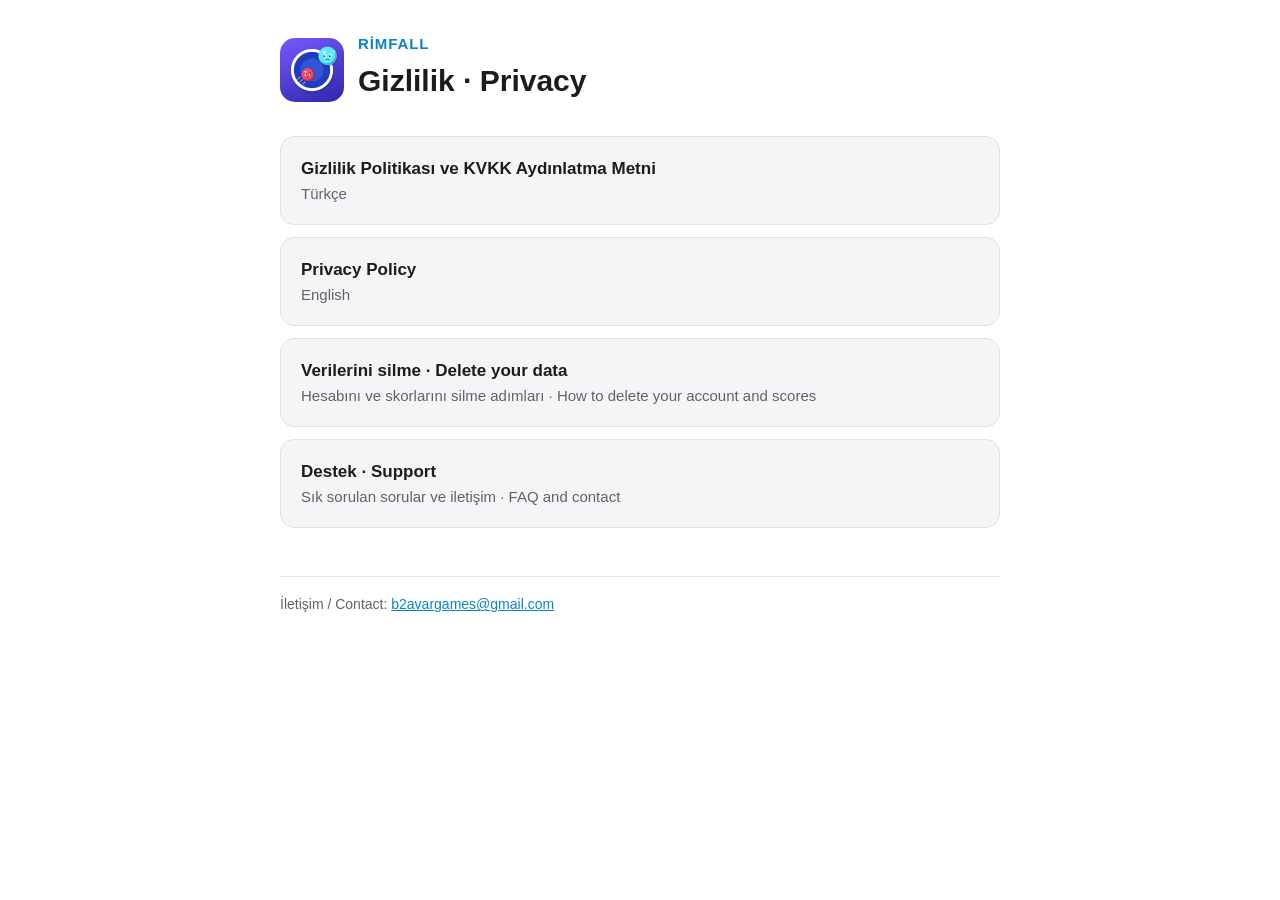
<file: index.html>
<!DOCTYPE html>
<html lang="tr">
<head>
<meta charset="utf-8">
<meta name="viewport" content="width=device-width, initial-scale=1">
<title>Rimfall – Gizlilik ve Destek / Privacy and Support</title>
<link rel="icon" href="icon.png">
<link rel="stylesheet" href="style.css">
</head>
<body>
<main>
<header class="hero">
  <img src="icon.png" alt="">
  <div>
    <div class="brand">Rimfall</div>
    <h1>Gizlilik · Privacy</h1>
  </div>
</header>
<a class="choice" href="tr.html">Gizlilik Politikası ve KVKK Aydınlatma Metni<span>Türkçe</span></a>
<a class="choice" href="en.html">Privacy Policy<span>English</span></a>
<a class="choice" href="delete.html">Verilerini silme · Delete your data<span>Hesabını ve skorlarını silme adımları · How to delete your account and scores</span></a>
<a class="choice" href="support.html">Destek · Support<span>Sık sorulan sorular ve iletişim · FAQ and contact</span></a>
<footer>İletişim / Contact: <a href="mailto:b2avargames@gmail.com">b2avargames@gmail.com</a></footer>
</main>
</body>
</html>
</file>
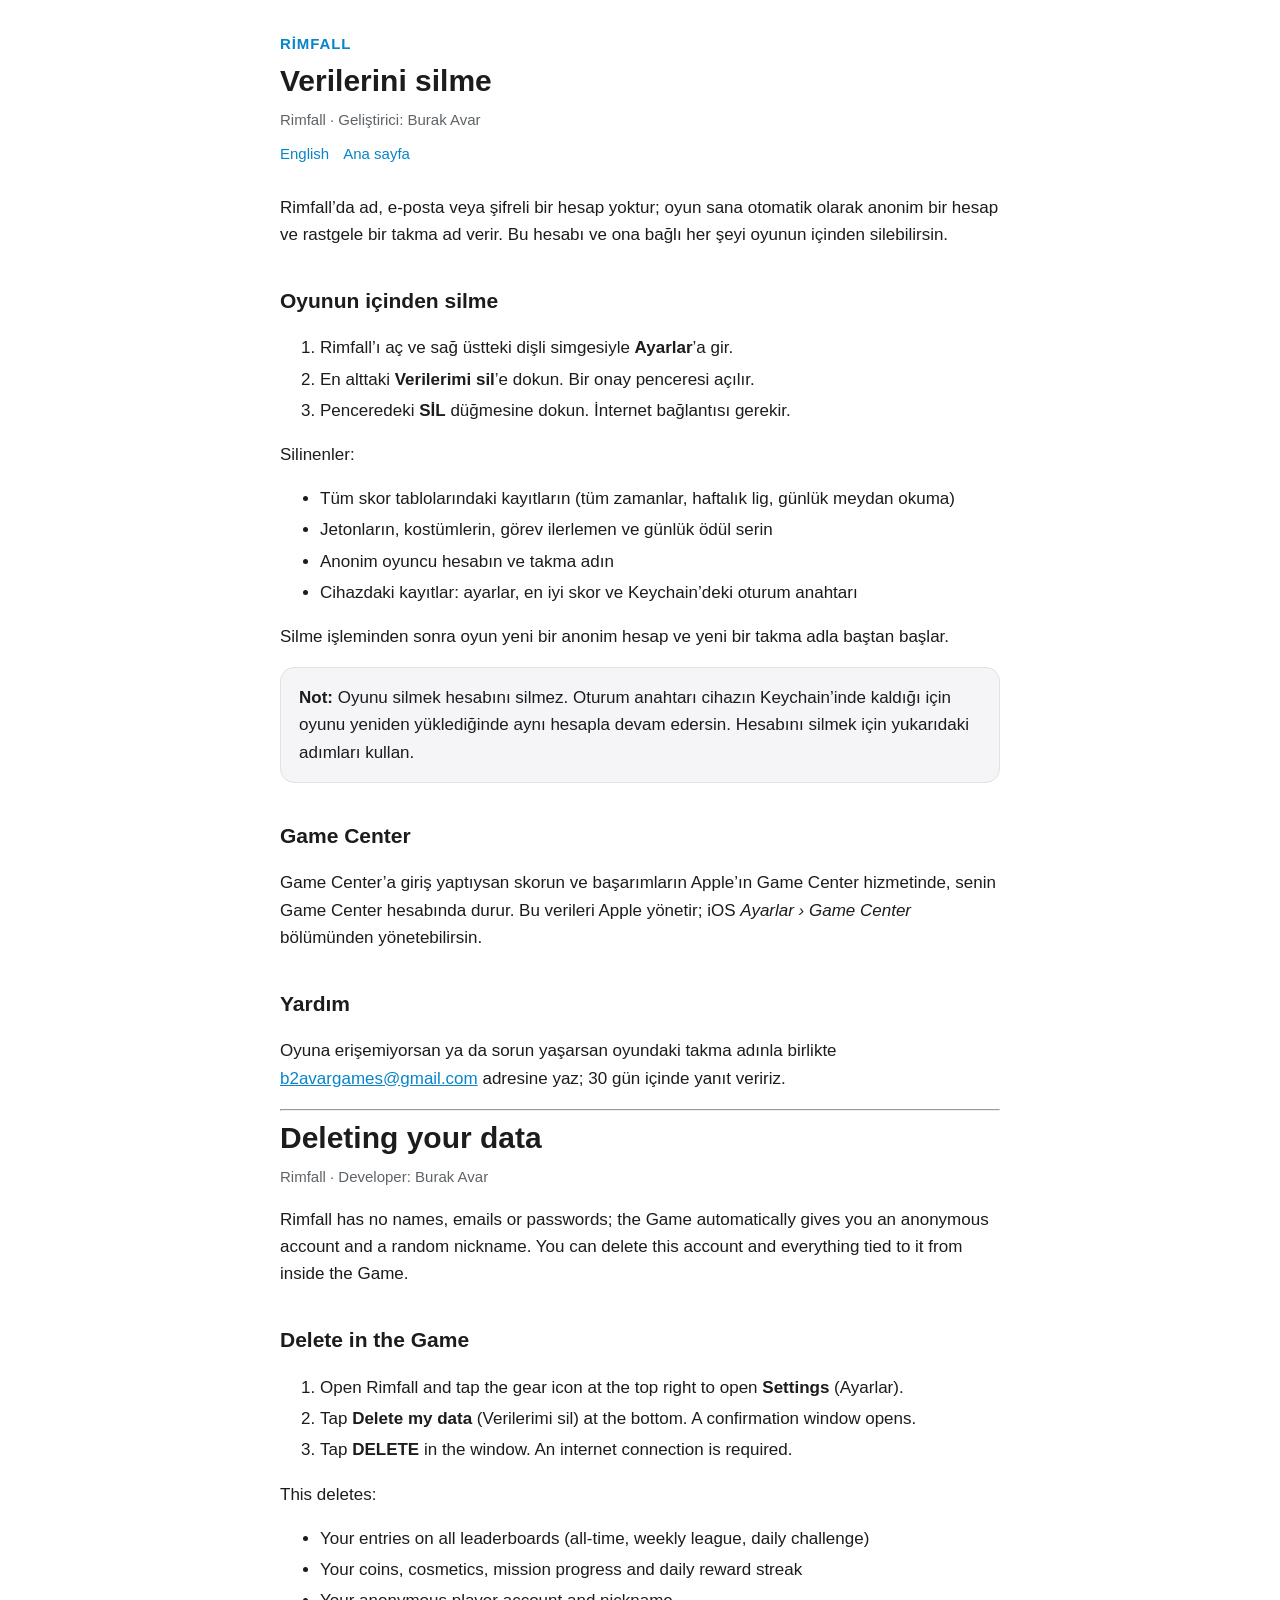
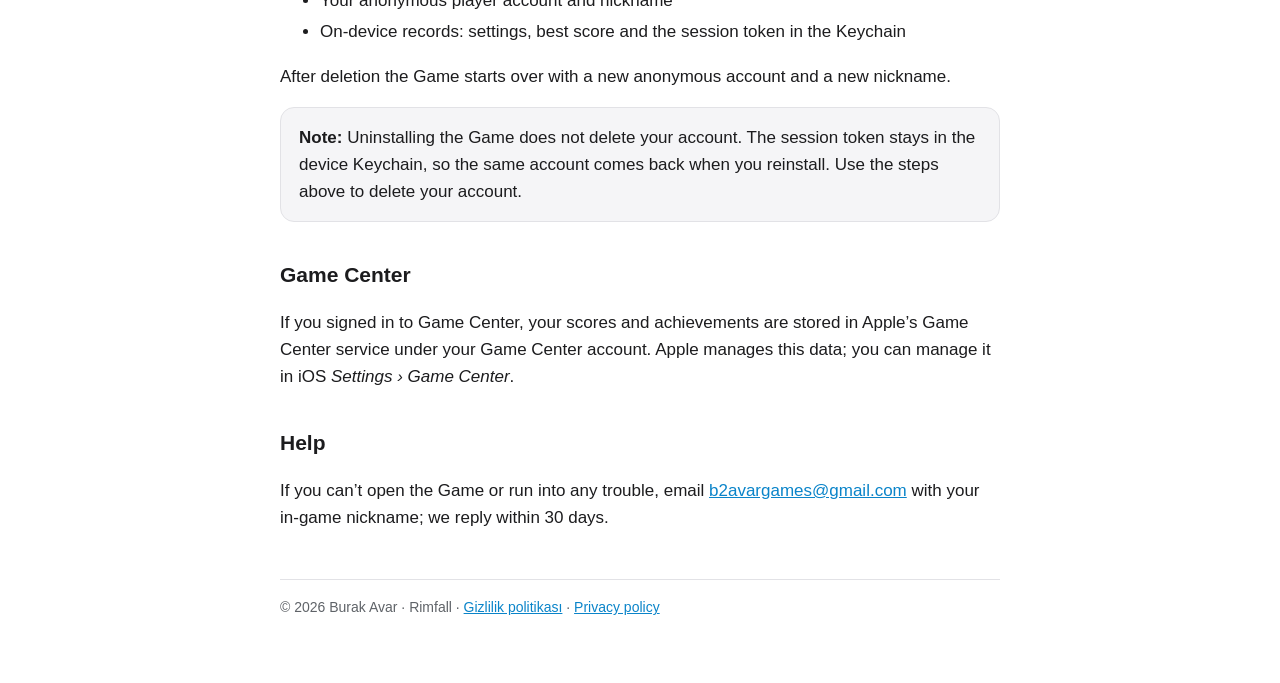
<file: delete.html>
<!DOCTYPE html>
<html lang="tr">
<head>
<meta charset="utf-8">
<meta name="viewport" content="width=device-width, initial-scale=1">
<title>Rimfall – Veri silme / Data deletion</title>
<link rel="icon" href="icon.png">
<link rel="stylesheet" href="style.css">
</head>
<body>
<main>
<header>
  <div class="brand">Rimfall</div>
  <h1>Verilerini silme</h1>
  <div class="meta">Rimfall · Geliştirici: Burak Avar</div>
  <div class="lang"><a href="#en">English</a><a href="index.html">Ana sayfa</a></div>
</header>

<p>Rimfall’da ad, e-posta veya şifreli bir hesap yoktur; oyun sana otomatik olarak anonim bir hesap ve rastgele bir takma ad verir. Bu hesabı ve ona bağlı her şeyi oyunun içinden silebilirsin.</p>

<h2>Oyunun içinden silme</h2>
<ol>
  <li>Rimfall’ı aç ve sağ üstteki dişli simgesiyle <strong>Ayarlar</strong>’a gir.</li>
  <li>En alttaki <strong>Verilerimi sil</strong>’e dokun. Bir onay penceresi açılır.</li>
  <li>Penceredeki <strong>SİL</strong> düğmesine dokun. İnternet bağlantısı gerekir.</li>
</ol>
<p>Silinenler:</p>
<ul>
  <li>Tüm skor tablolarındaki kayıtların (tüm zamanlar, haftalık lig, günlük meydan okuma)</li>
  <li>Jetonların, kostümlerin, görev ilerlemen ve günlük ödül serin</li>
  <li>Anonim oyuncu hesabın ve takma adın</li>
  <li>Cihazdaki kayıtlar: ayarlar, en iyi skor ve Keychain’deki oturum anahtarı</li>
</ul>
<p>Silme işleminden sonra oyun yeni bir anonim hesap ve yeni bir takma adla baştan başlar.</p>

<div class="card"><strong>Not:</strong> Oyunu silmek hesabını silmez. Oturum anahtarı cihazın Keychain’inde kaldığı için oyunu yeniden yüklediğinde aynı hesapla devam edersin. Hesabını silmek için yukarıdaki adımları kullan.</div>

<h2>Game Center</h2>
<p>Game Center’a giriş yaptıysan skorun ve başarımların Apple’ın Game Center hizmetinde, senin Game Center hesabında durur. Bu verileri Apple yönetir; iOS <em>Ayarlar › Game Center</em> bölümünden yönetebilirsin.</p>

<h2>Yardım</h2>
<p>Oyuna erişemiyorsan ya da sorun yaşarsan oyundaki takma adınla birlikte <a href="mailto:b2avargames@gmail.com?subject=Rimfall%20veri%20silme">b2avargames@gmail.com</a> adresine yaz; 30 gün içinde yanıt veririz.</p>

<hr id="en">

<h1>Deleting your data</h1>
<div class="meta">Rimfall · Developer: Burak Avar</div>

<p>Rimfall has no names, emails or passwords; the Game automatically gives you an anonymous account and a random nickname. You can delete this account and everything tied to it from inside the Game.</p>

<h2>Delete in the Game</h2>
<ol>
  <li>Open Rimfall and tap the gear icon at the top right to open <strong>Settings</strong> (Ayarlar).</li>
  <li>Tap <strong>Delete my data</strong> (Verilerimi sil) at the bottom. A confirmation window opens.</li>
  <li>Tap <strong>DELETE</strong> in the window. An internet connection is required.</li>
</ol>
<p>This deletes:</p>
<ul>
  <li>Your entries on all leaderboards (all-time, weekly league, daily challenge)</li>
  <li>Your coins, cosmetics, mission progress and daily reward streak</li>
  <li>Your anonymous player account and nickname</li>
  <li>On-device records: settings, best score and the session token in the Keychain</li>
</ul>
<p>After deletion the Game starts over with a new anonymous account and a new nickname.</p>

<div class="card"><strong>Note:</strong> Uninstalling the Game does not delete your account. The session token stays in the device Keychain, so the same account comes back when you reinstall. Use the steps above to delete your account.</div>

<h2>Game Center</h2>
<p>If you signed in to Game Center, your scores and achievements are stored in Apple’s Game Center service under your Game Center account. Apple manages this data; you can manage it in iOS <em>Settings › Game Center</em>.</p>

<h2>Help</h2>
<p>If you can’t open the Game or run into any trouble, email <a href="mailto:b2avargames@gmail.com?subject=Rimfall%20data%20deletion">b2avargames@gmail.com</a> with your in-game nickname; we reply within 30 days.</p>

<footer>© 2026 Burak Avar · Rimfall · <a href="tr.html">Gizlilik politikası</a> · <a href="en.html">Privacy policy</a></footer>
</main>
</body>
</html>
</file>
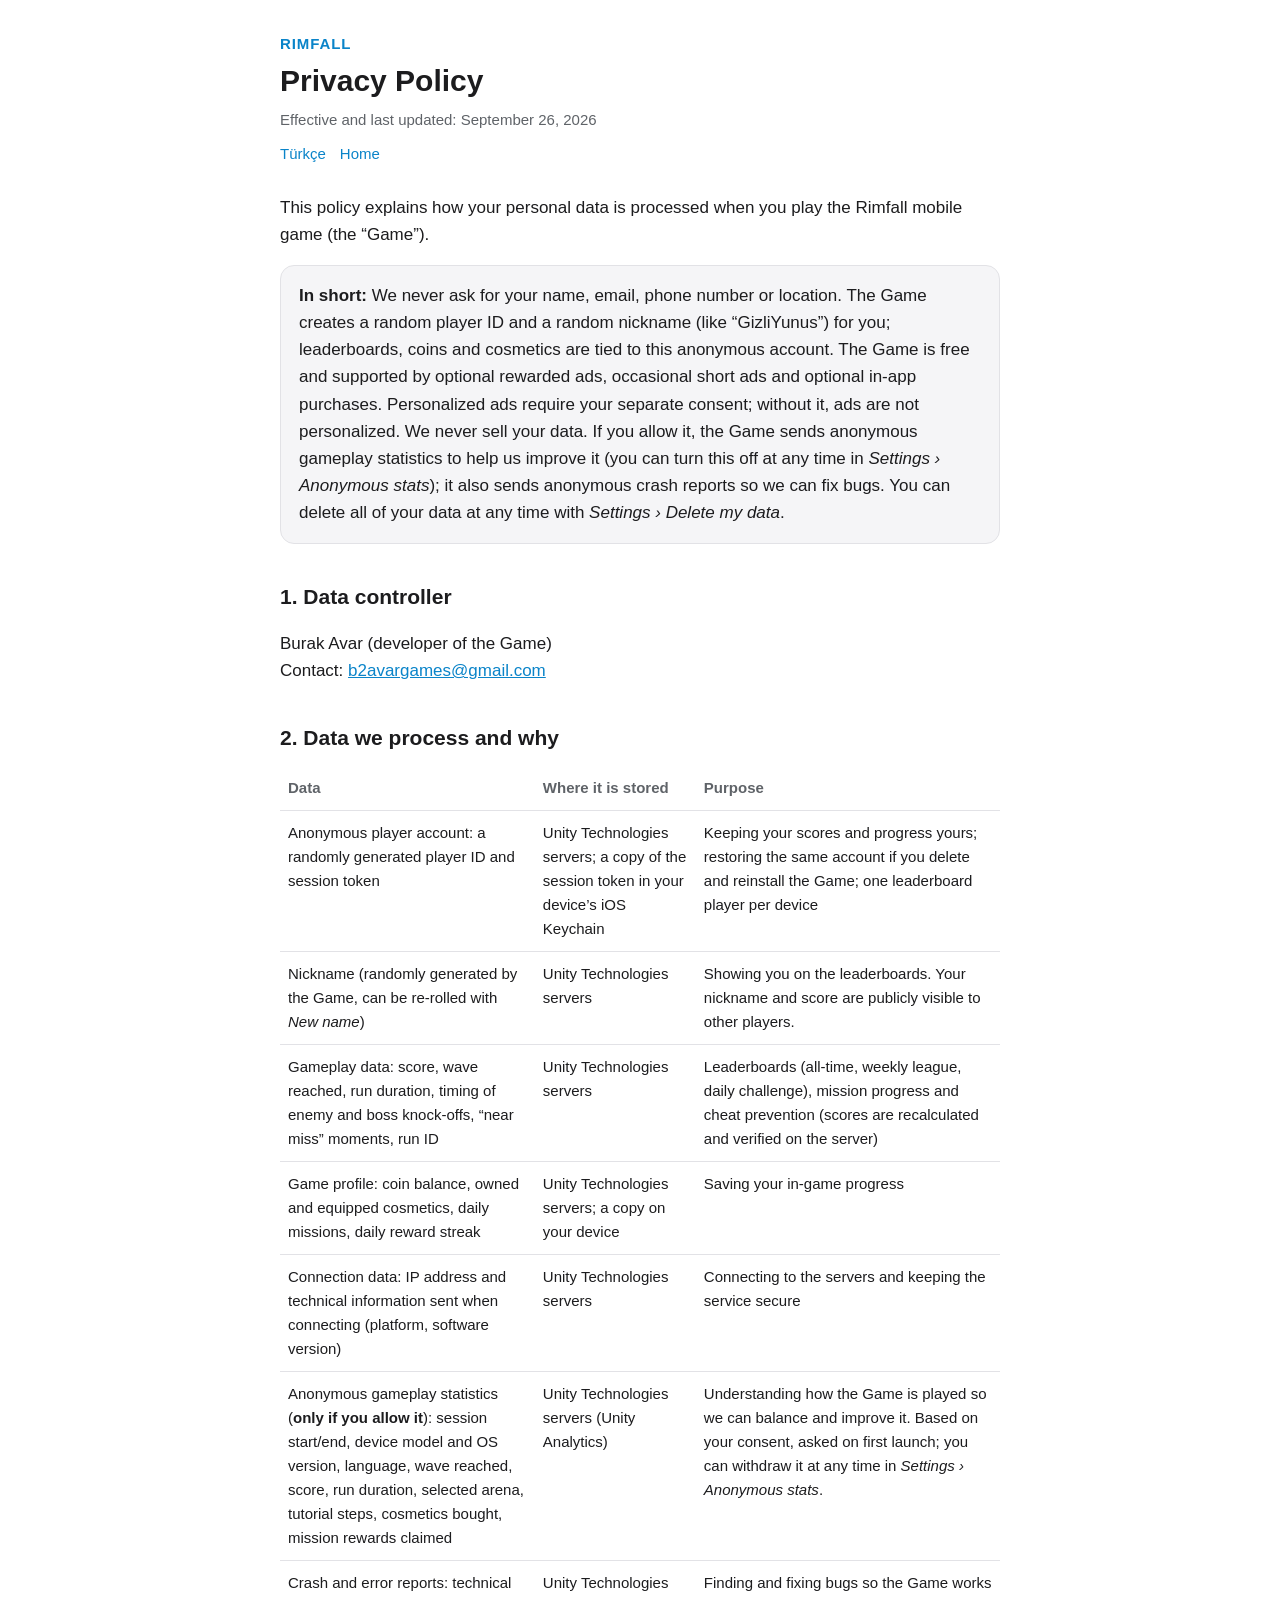
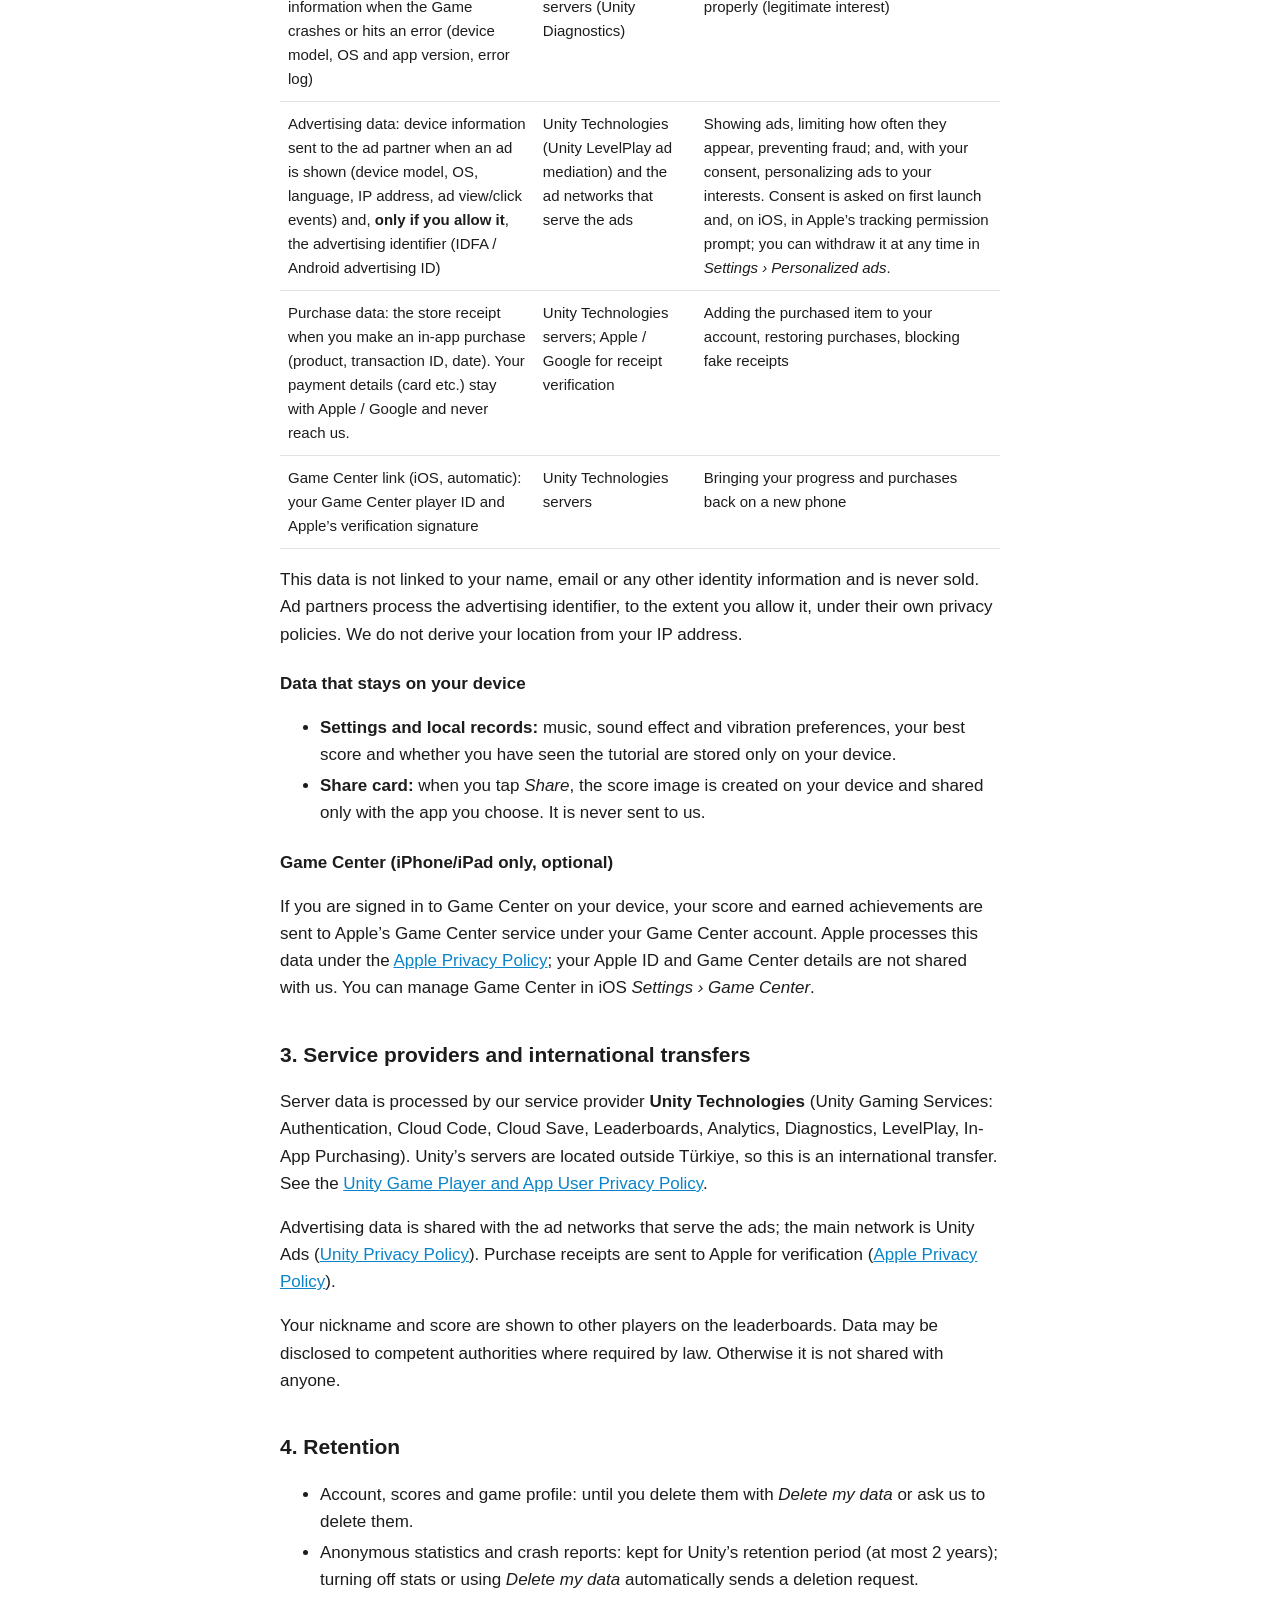
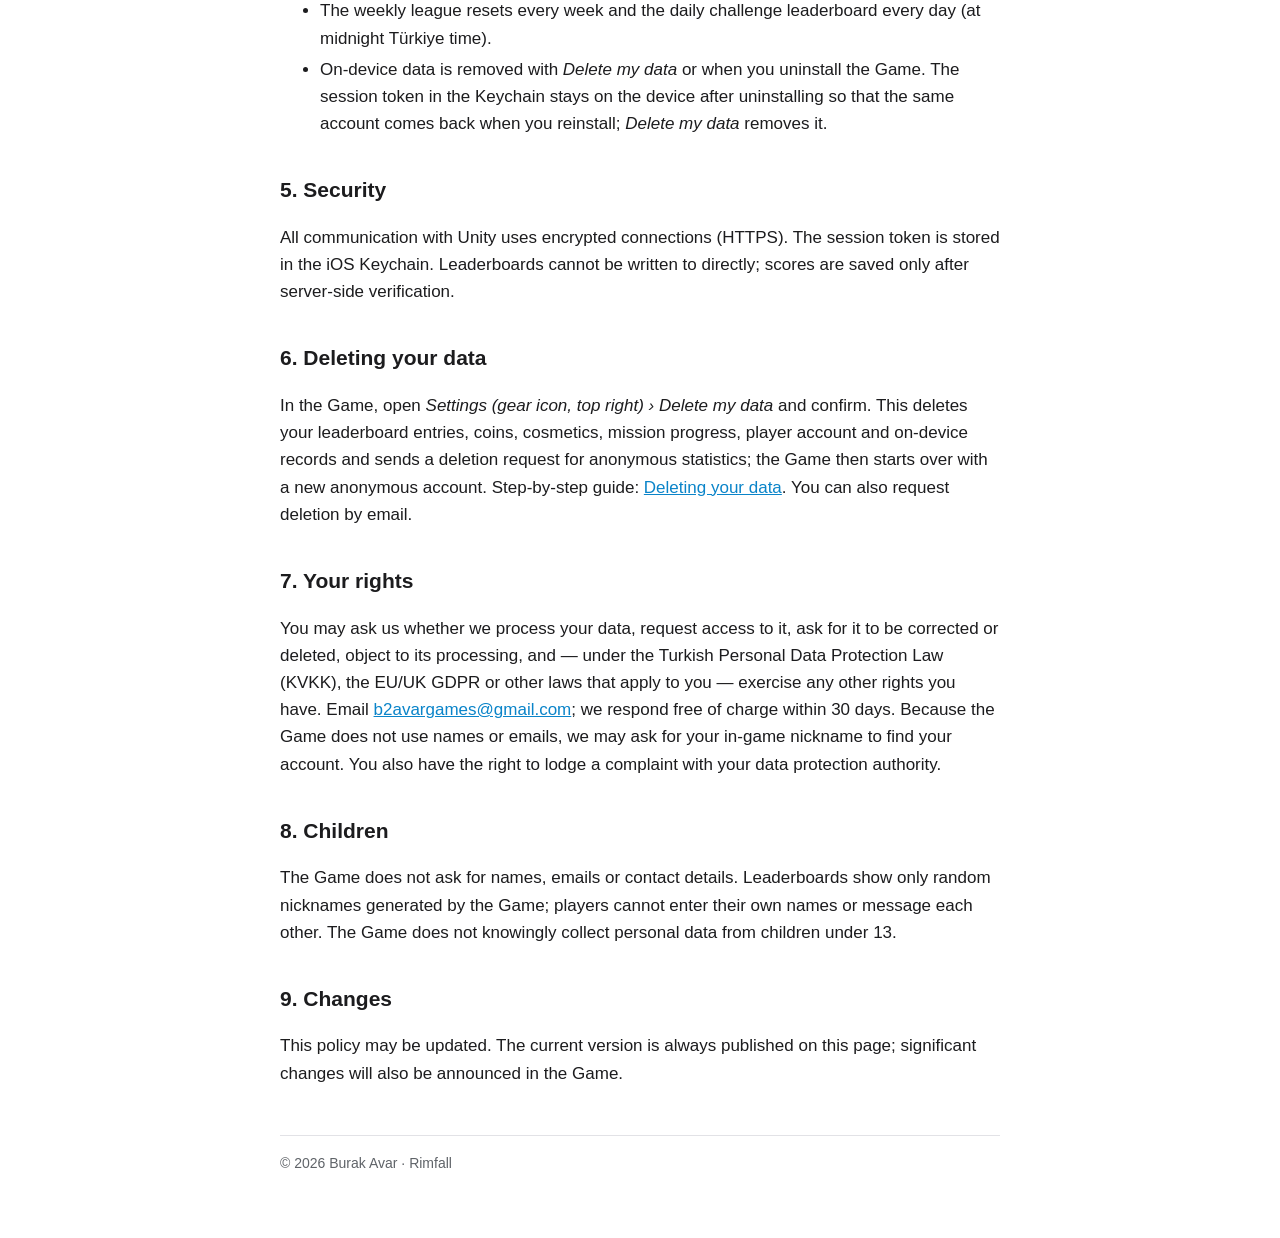
<file: en.html>
<!DOCTYPE html>
<html lang="en">
<head>
<meta charset="utf-8">
<meta name="viewport" content="width=device-width, initial-scale=1">
<title>Rimfall – Privacy Policy</title>
<link rel="icon" href="icon.png">
<link rel="stylesheet" href="style.css">
</head>
<body>
<main>
<header>
  <div class="brand">Rimfall</div>
  <h1>Privacy Policy</h1>
  <div class="meta">Effective and last updated: September 26, 2026</div>
  <div class="lang"><a href="tr.html">Türkçe</a><a href="index.html">Home</a></div>
</header>

<p>This policy explains how your personal data is processed when you play the Rimfall mobile game (the “Game”).</p>

<div class="card">
  <strong>In short:</strong> We never ask for your name, email, phone number or location. The Game creates a random player ID and a random nickname (like “GizliYunus”) for you; leaderboards, coins and cosmetics are tied to this anonymous account. The Game is free and supported by optional rewarded ads, occasional short ads and optional in-app purchases. Personalized ads require your separate consent; without it, ads are not personalized. We never sell your data. If you allow it, the Game sends anonymous gameplay statistics to help us improve it (you can turn this off at any time in <em>Settings › Anonymous stats</em>); it also sends anonymous crash reports so we can fix bugs. You can delete all of your data at any time with <em>Settings › Delete my data</em>.
</div>

<h2>1. Data controller</h2>
<p>Burak Avar (developer of the Game)<br>
Contact: <a href="mailto:b2avargames@gmail.com">b2avargames@gmail.com</a></p>

<h2>2. Data we process and why</h2>
<table>
  <tr><th>Data</th><th>Where it is stored</th><th>Purpose</th></tr>
  <tr>
    <td>Anonymous player account: a randomly generated player ID and session token</td>
    <td>Unity Technologies servers; a copy of the session token in your device’s iOS Keychain</td>
    <td>Keeping your scores and progress yours; restoring the same account if you delete and reinstall the Game; one leaderboard player per device</td>
  </tr>
  <tr>
    <td>Nickname (randomly generated by the Game, can be re-rolled with <em>New name</em>)</td>
    <td>Unity Technologies servers</td>
    <td>Showing you on the leaderboards. Your nickname and score are publicly visible to other players.</td>
  </tr>
  <tr>
    <td>Gameplay data: score, wave reached, run duration, timing of enemy and boss knock-offs, “near miss” moments, run ID</td>
    <td>Unity Technologies servers</td>
    <td>Leaderboards (all-time, weekly league, daily challenge), mission progress and cheat prevention (scores are recalculated and verified on the server)</td>
  </tr>
  <tr>
    <td>Game profile: coin balance, owned and equipped cosmetics, daily missions, daily reward streak</td>
    <td>Unity Technologies servers; a copy on your device</td>
    <td>Saving your in-game progress</td>
  </tr>
  <tr>
    <td>Connection data: IP address and technical information sent when connecting (platform, software version)</td>
    <td>Unity Technologies servers</td>
    <td>Connecting to the servers and keeping the service secure</td>
  </tr>
  <tr>
    <td>Anonymous gameplay statistics (<strong>only if you allow it</strong>): session start/end, device model and OS version, language, wave reached, score, run duration, selected arena, tutorial steps, cosmetics bought, mission rewards claimed</td>
    <td>Unity Technologies servers (Unity Analytics)</td>
    <td>Understanding how the Game is played so we can balance and improve it. Based on your consent, asked on first launch; you can withdraw it at any time in <em>Settings › Anonymous stats</em>.</td>
  </tr>
  <tr>
    <td>Crash and error reports: technical information when the Game crashes or hits an error (device model, OS and app version, error log)</td>
    <td>Unity Technologies servers (Unity Diagnostics)</td>
    <td>Finding and fixing bugs so the Game works properly (legitimate interest)</td>
  </tr>
  <tr>
    <td>Advertising data: device information sent to the ad partner when an ad is shown (device model, OS, language, IP address, ad view/click events) and, <strong>only if you allow it</strong>, the advertising identifier (IDFA / Android advertising ID)</td>
    <td>Unity Technologies (Unity LevelPlay ad mediation) and the ad networks that serve the ads</td>
    <td>Showing ads, limiting how often they appear, preventing fraud; and, with your consent, personalizing ads to your interests. Consent is asked on first launch and, on iOS, in Apple’s tracking permission prompt; you can withdraw it at any time in <em>Settings › Personalized ads</em>.</td>
  </tr>
  <tr>
    <td>Purchase data: the store receipt when you make an in-app purchase (product, transaction ID, date). Your payment details (card etc.) stay with Apple / Google and never reach us.</td>
    <td>Unity Technologies servers; Apple / Google for receipt verification</td>
    <td>Adding the purchased item to your account, restoring purchases, blocking fake receipts</td>
  </tr>
  <tr>
    <td>Game Center link (iOS, automatic): your Game Center player ID and Apple’s verification signature</td>
    <td>Unity Technologies servers</td>
    <td>Bringing your progress and purchases back on a new phone</td>
  </tr>
</table>
<p>This data is not linked to your name, email or any other identity information and is never sold. Ad partners process the advertising identifier, to the extent you allow it, under their own privacy policies. We do not derive your location from your IP address.</p>

<h3>Data that stays on your device</h3>
<ul>
  <li><strong>Settings and local records:</strong> music, sound effect and vibration preferences, your best score and whether you have seen the tutorial are stored only on your device.</li>
  <li><strong>Share card:</strong> when you tap <em>Share</em>, the score image is created on your device and shared only with the app you choose. It is never sent to us.</li>
</ul>

<h3>Game Center (iPhone/iPad only, optional)</h3>
<p>If you are signed in to Game Center on your device, your score and earned achievements are sent to Apple’s Game Center service under your Game Center account. Apple processes this data under the <a href="https://www.apple.com/legal/privacy/">Apple Privacy Policy</a>; your Apple ID and Game Center details are not shared with us. You can manage Game Center in iOS <em>Settings › Game Center</em>.</p>

<h2>3. Service providers and international transfers</h2>
<p>Server data is processed by our service provider <strong>Unity Technologies</strong> (Unity Gaming Services: Authentication, Cloud Code, Cloud Save, Leaderboards, Analytics, Diagnostics, LevelPlay, In-App Purchasing). Unity’s servers are located outside Türkiye, so this is an international transfer. See the <a href="https://unity.com/legal/game-player-and-app-user-privacy-policy">Unity Game Player and App User Privacy Policy</a>.</p>
<p>Advertising data is shared with the ad networks that serve the ads; the main network is Unity Ads (<a href="https://unity.com/legal/privacy-policy">Unity Privacy Policy</a>). Purchase receipts are sent to Apple for verification (<a href="https://www.apple.com/legal/privacy/">Apple Privacy Policy</a>).</p>
<p>Your nickname and score are shown to other players on the leaderboards. Data may be disclosed to competent authorities where required by law. Otherwise it is not shared with anyone.</p>

<h2>4. Retention</h2>
<ul>
  <li>Account, scores and game profile: until you delete them with <em>Delete my data</em> or ask us to delete them.</li>
  <li>Anonymous statistics and crash reports: kept for Unity’s retention period (at most 2 years); turning off stats or using <em>Delete my data</em> automatically sends a deletion request.</li>
  <li>The weekly league resets every week and the daily challenge leaderboard every day (at midnight Türkiye time).</li>
  <li>On-device data is removed with <em>Delete my data</em> or when you uninstall the Game. The session token in the Keychain stays on the device after uninstalling so that the same account comes back when you reinstall; <em>Delete my data</em> removes it.</li>
</ul>

<h2>5. Security</h2>
<p>All communication with Unity uses encrypted connections (HTTPS). The session token is stored in the iOS Keychain. Leaderboards cannot be written to directly; scores are saved only after server-side verification.</p>

<h2>6. Deleting your data</h2>
<p>In the Game, open <em>Settings (gear icon, top right) › Delete my data</em> and confirm. This deletes your leaderboard entries, coins, cosmetics, mission progress, player account and on-device records and sends a deletion request for anonymous statistics; the Game then starts over with a new anonymous account. Step-by-step guide: <a href="delete.html#en">Deleting your data</a>. You can also request deletion by email.</p>

<h2>7. Your rights</h2>
<p>You may ask us whether we process your data, request access to it, ask for it to be corrected or deleted, object to its processing, and — under the Turkish Personal Data Protection Law (KVKK), the EU/UK GDPR or other laws that apply to you — exercise any other rights you have. Email <a href="mailto:b2avargames@gmail.com">b2avargames@gmail.com</a>; we respond free of charge within 30 days. Because the Game does not use names or emails, we may ask for your in-game nickname to find your account. You also have the right to lodge a complaint with your data protection authority.</p>

<h2>8. Children</h2>
<p>The Game does not ask for names, emails or contact details. Leaderboards show only random nicknames generated by the Game; players cannot enter their own names or message each other. The Game does not knowingly collect personal data from children under 13.</p>

<h2>9. Changes</h2>
<p>This policy may be updated. The current version is always published on this page; significant changes will also be announced in the Game.</p>

<footer>© 2026 Burak Avar · Rimfall</footer>
</main>
</body>
</html>
</file>
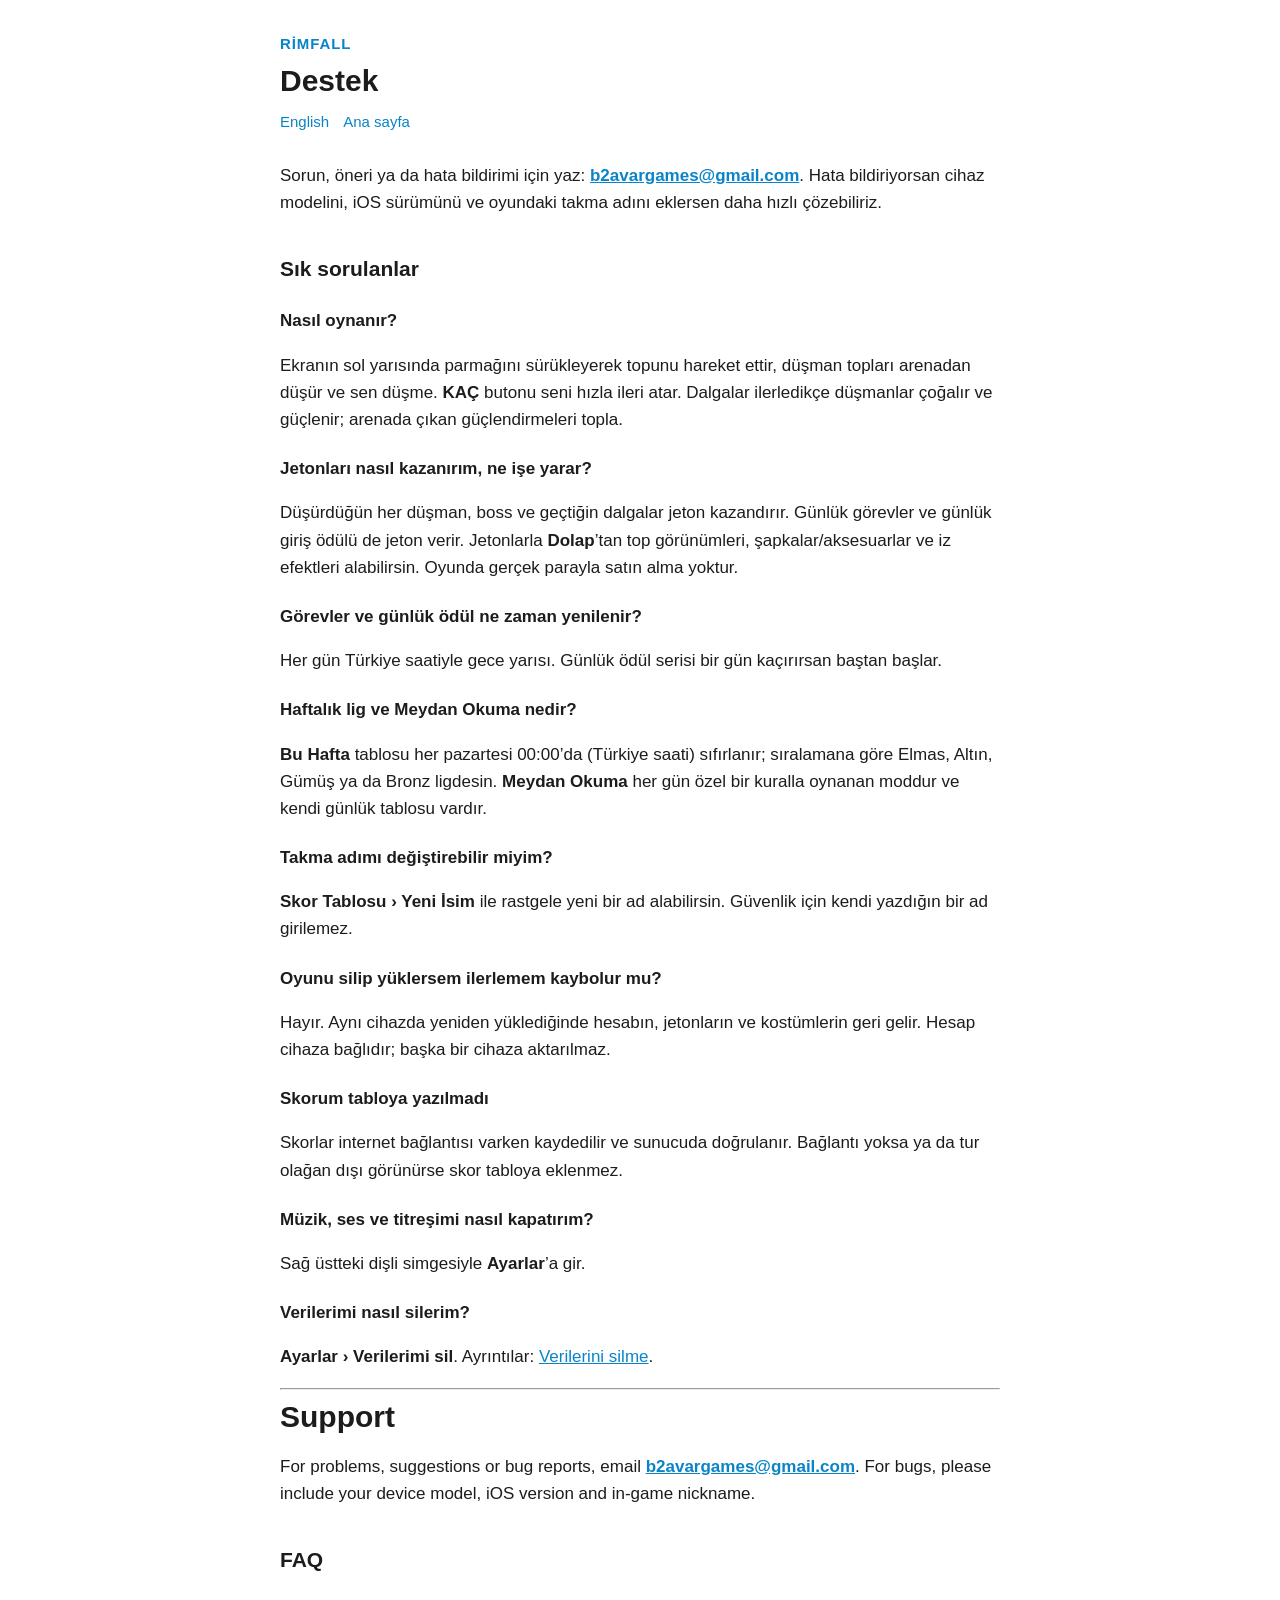
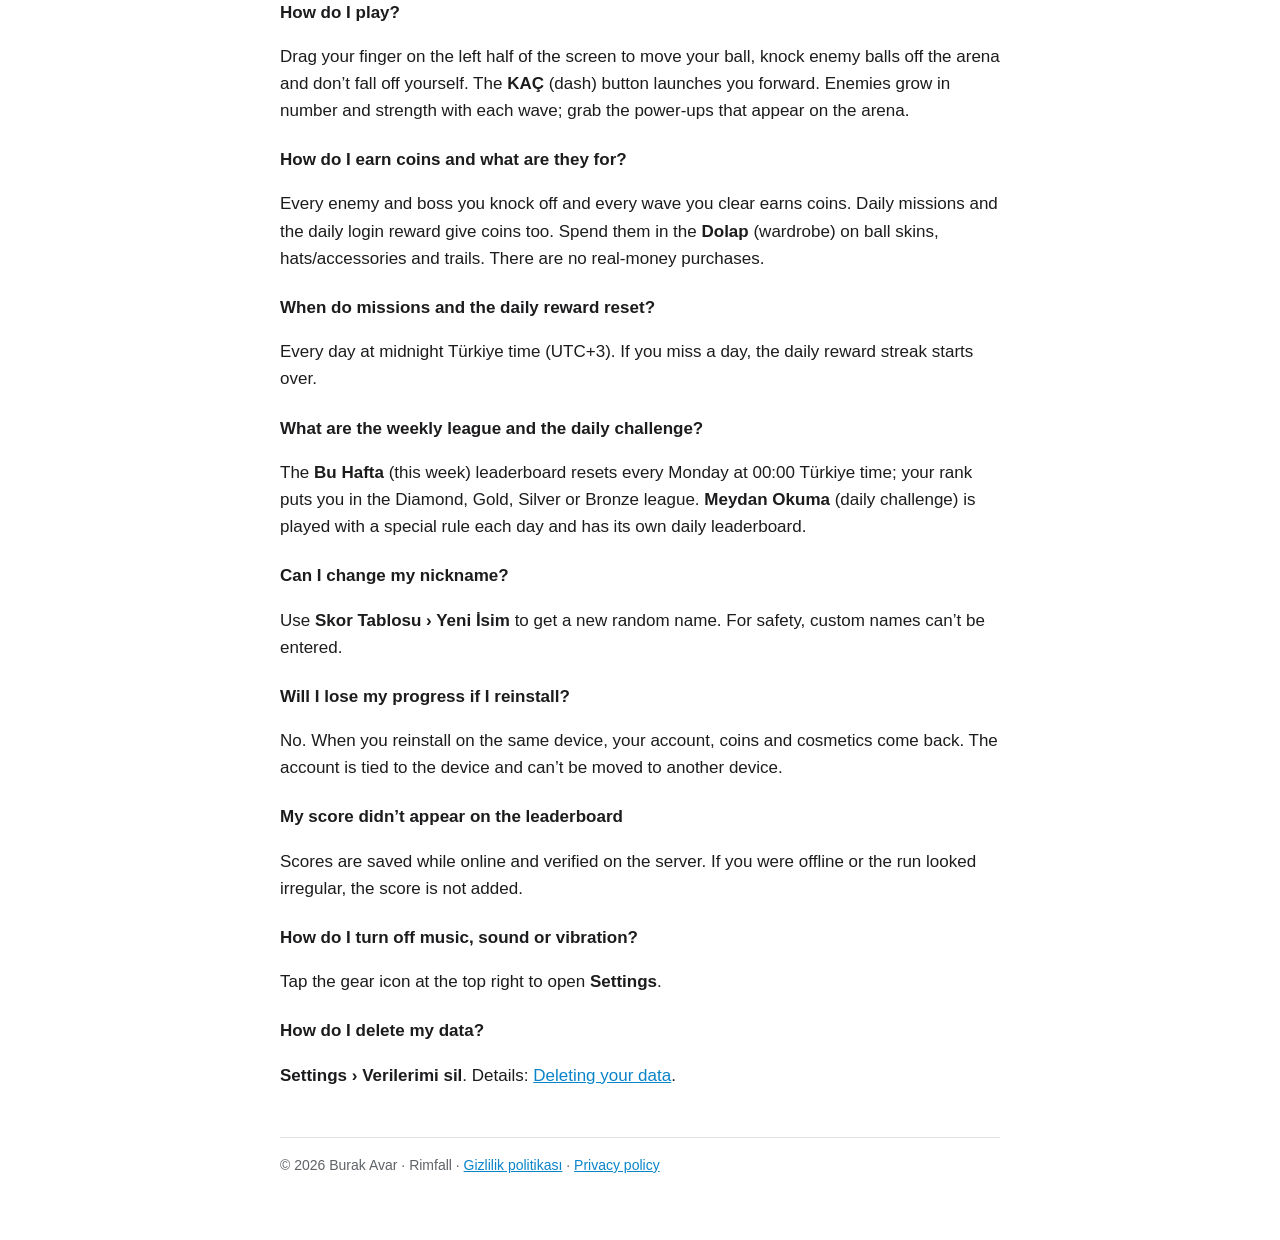
<file: support.html>
<!DOCTYPE html>
<html lang="tr">
<head>
<meta charset="utf-8">
<meta name="viewport" content="width=device-width, initial-scale=1">
<title>Rimfall – Destek / Support</title>
<link rel="icon" href="icon.png">
<link rel="stylesheet" href="style.css">
</head>
<body>
<main>
<header>
  <div class="brand">Rimfall</div>
  <h1>Destek</h1>
  <div class="lang"><a href="#en">English</a><a href="index.html">Ana sayfa</a></div>
</header>

<p>Sorun, öneri ya da hata bildirimi için yaz: <a href="mailto:b2avargames@gmail.com?subject=Rimfall%20destek"><strong>b2avargames@gmail.com</strong></a>. Hata bildiriyorsan cihaz modelini, iOS sürümünü ve oyundaki takma adını eklersen daha hızlı çözebiliriz.</p>

<h2>Sık sorulanlar</h2>
<h3>Nasıl oynanır?</h3>
<p>Ekranın sol yarısında parmağını sürükleyerek topunu hareket ettir, düşman topları arenadan düşür ve sen düşme. <strong>KAÇ</strong> butonu seni hızla ileri atar. Dalgalar ilerledikçe düşmanlar çoğalır ve güçlenir; arenada çıkan güçlendirmeleri topla.</p>
<h3>Jetonları nasıl kazanırım, ne işe yarar?</h3>
<p>Düşürdüğün her düşman, boss ve geçtiğin dalgalar jeton kazandırır. Günlük görevler ve günlük giriş ödülü de jeton verir. Jetonlarla <strong>Dolap</strong>’tan top görünümleri, şapkalar/aksesuarlar ve iz efektleri alabilirsin. Oyunda gerçek parayla satın alma yoktur.</p>
<h3>Görevler ve günlük ödül ne zaman yenilenir?</h3>
<p>Her gün Türkiye saatiyle gece yarısı. Günlük ödül serisi bir gün kaçırırsan baştan başlar.</p>
<h3>Haftalık lig ve Meydan Okuma nedir?</h3>
<p><strong>Bu Hafta</strong> tablosu her pazartesi 00:00’da (Türkiye saati) sıfırlanır; sıralamana göre Elmas, Altın, Gümüş ya da Bronz ligdesin. <strong>Meydan Okuma</strong> her gün özel bir kuralla oynanan moddur ve kendi günlük tablosu vardır.</p>
<h3>Takma adımı değiştirebilir miyim?</h3>
<p><strong>Skor Tablosu › Yeni İsim</strong> ile rastgele yeni bir ad alabilirsin. Güvenlik için kendi yazdığın bir ad girilemez.</p>
<h3>Oyunu silip yüklersem ilerlemem kaybolur mu?</h3>
<p>Hayır. Aynı cihazda yeniden yüklediğinde hesabın, jetonların ve kostümlerin geri gelir. Hesap cihaza bağlıdır; başka bir cihaza aktarılmaz.</p>
<h3>Skorum tabloya yazılmadı</h3>
<p>Skorlar internet bağlantısı varken kaydedilir ve sunucuda doğrulanır. Bağlantı yoksa ya da tur olağan dışı görünürse skor tabloya eklenmez.</p>
<h3>Müzik, ses ve titreşimi nasıl kapatırım?</h3>
<p>Sağ üstteki dişli simgesiyle <strong>Ayarlar</strong>’a gir.</p>
<h3>Verilerimi nasıl silerim?</h3>
<p><strong>Ayarlar › Verilerimi sil</strong>. Ayrıntılar: <a href="delete.html">Verilerini silme</a>.</p>

<hr id="en">

<h1>Support</h1>
<p>For problems, suggestions or bug reports, email <a href="mailto:b2avargames@gmail.com?subject=Rimfall%20support"><strong>b2avargames@gmail.com</strong></a>. For bugs, please include your device model, iOS version and in-game nickname.</p>

<h2>FAQ</h2>
<h3>How do I play?</h3>
<p>Drag your finger on the left half of the screen to move your ball, knock enemy balls off the arena and don’t fall off yourself. The <strong>KAÇ</strong> (dash) button launches you forward. Enemies grow in number and strength with each wave; grab the power-ups that appear on the arena.</p>
<h3>How do I earn coins and what are they for?</h3>
<p>Every enemy and boss you knock off and every wave you clear earns coins. Daily missions and the daily login reward give coins too. Spend them in the <strong>Dolap</strong> (wardrobe) on ball skins, hats/accessories and trails. There are no real-money purchases.</p>
<h3>When do missions and the daily reward reset?</h3>
<p>Every day at midnight Türkiye time (UTC+3). If you miss a day, the daily reward streak starts over.</p>
<h3>What are the weekly league and the daily challenge?</h3>
<p>The <strong>Bu Hafta</strong> (this week) leaderboard resets every Monday at 00:00 Türkiye time; your rank puts you in the Diamond, Gold, Silver or Bronze league. <strong>Meydan Okuma</strong> (daily challenge) is played with a special rule each day and has its own daily leaderboard.</p>
<h3>Can I change my nickname?</h3>
<p>Use <strong>Skor Tablosu › Yeni İsim</strong> to get a new random name. For safety, custom names can’t be entered.</p>
<h3>Will I lose my progress if I reinstall?</h3>
<p>No. When you reinstall on the same device, your account, coins and cosmetics come back. The account is tied to the device and can’t be moved to another device.</p>
<h3>My score didn’t appear on the leaderboard</h3>
<p>Scores are saved while online and verified on the server. If you were offline or the run looked irregular, the score is not added.</p>
<h3>How do I turn off music, sound or vibration?</h3>
<p>Tap the gear icon at the top right to open <strong>Settings</strong>.</p>
<h3>How do I delete my data?</h3>
<p><strong>Settings › Verilerimi sil</strong>. Details: <a href="delete.html#en">Deleting your data</a>.</p>

<footer>© 2026 Burak Avar · Rimfall · <a href="tr.html">Gizlilik politikası</a> · <a href="en.html">Privacy policy</a></footer>
</main>
</body>
</html>
</file>
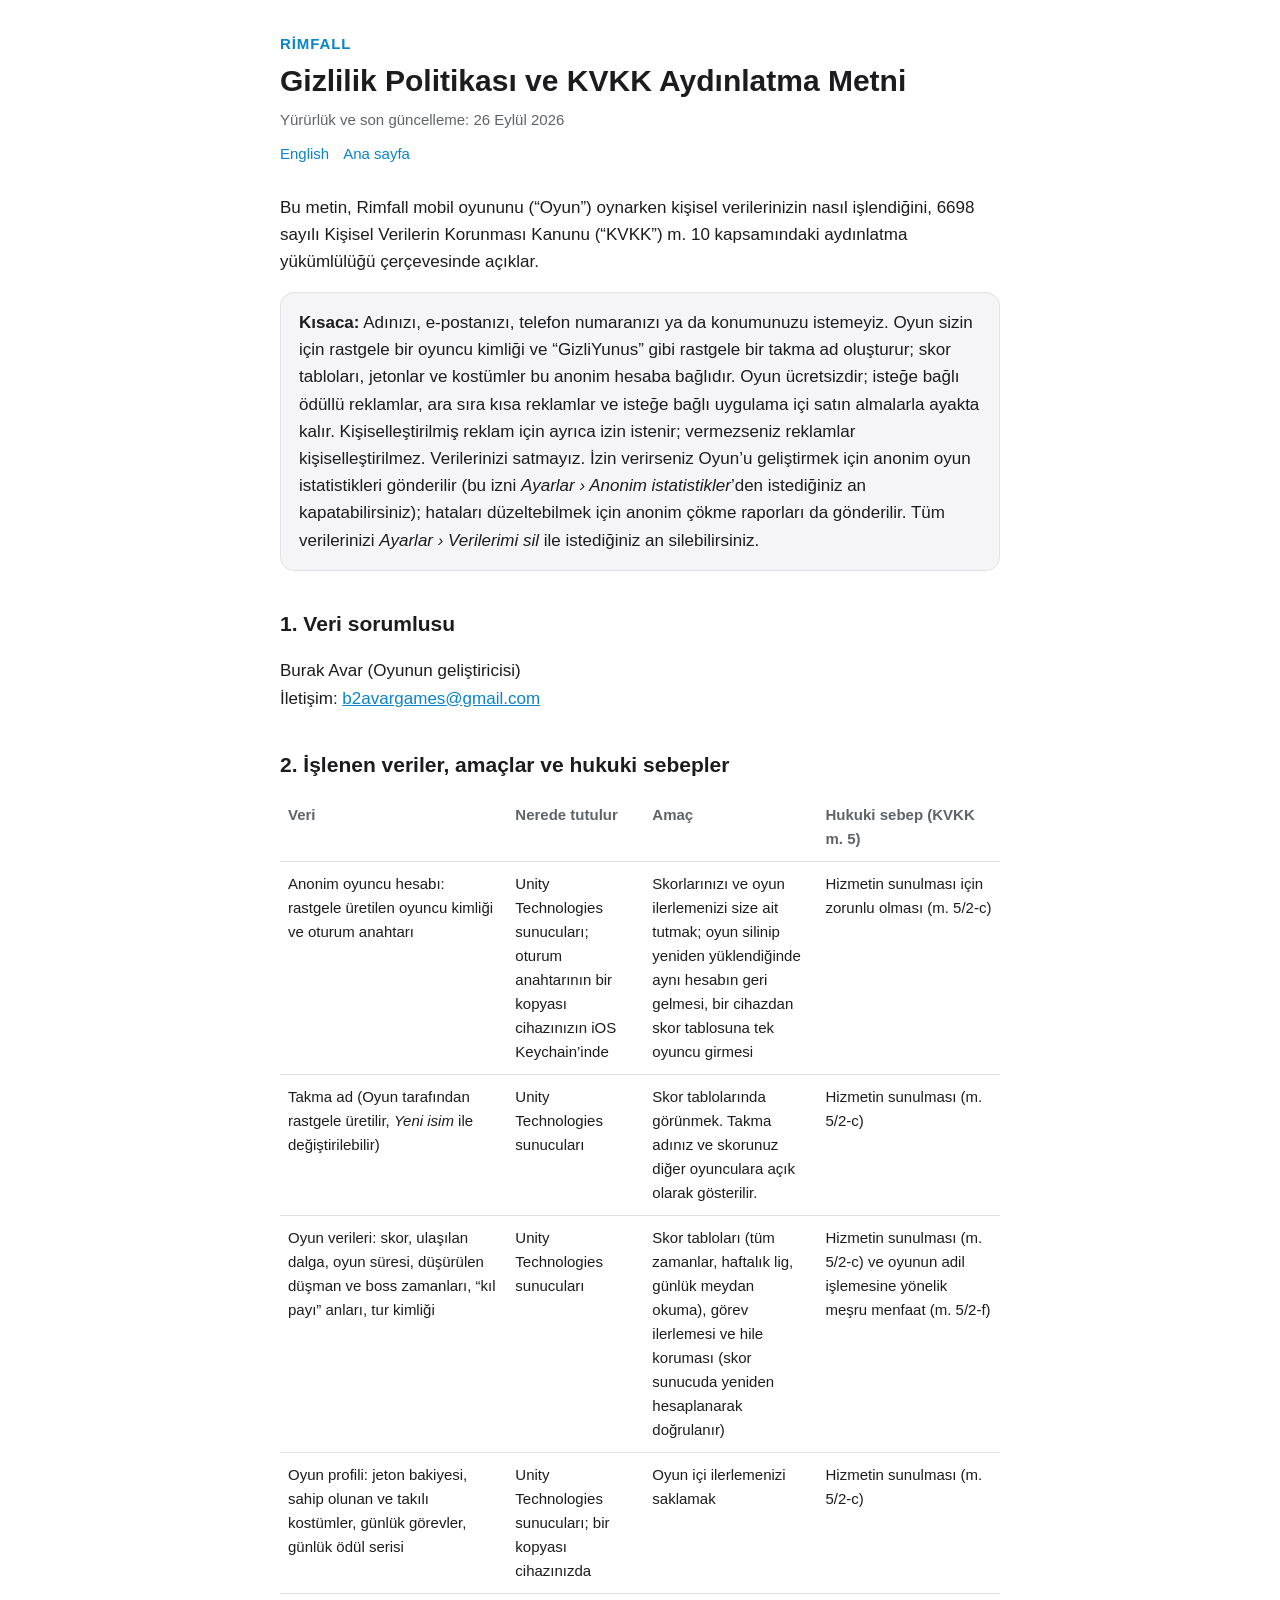
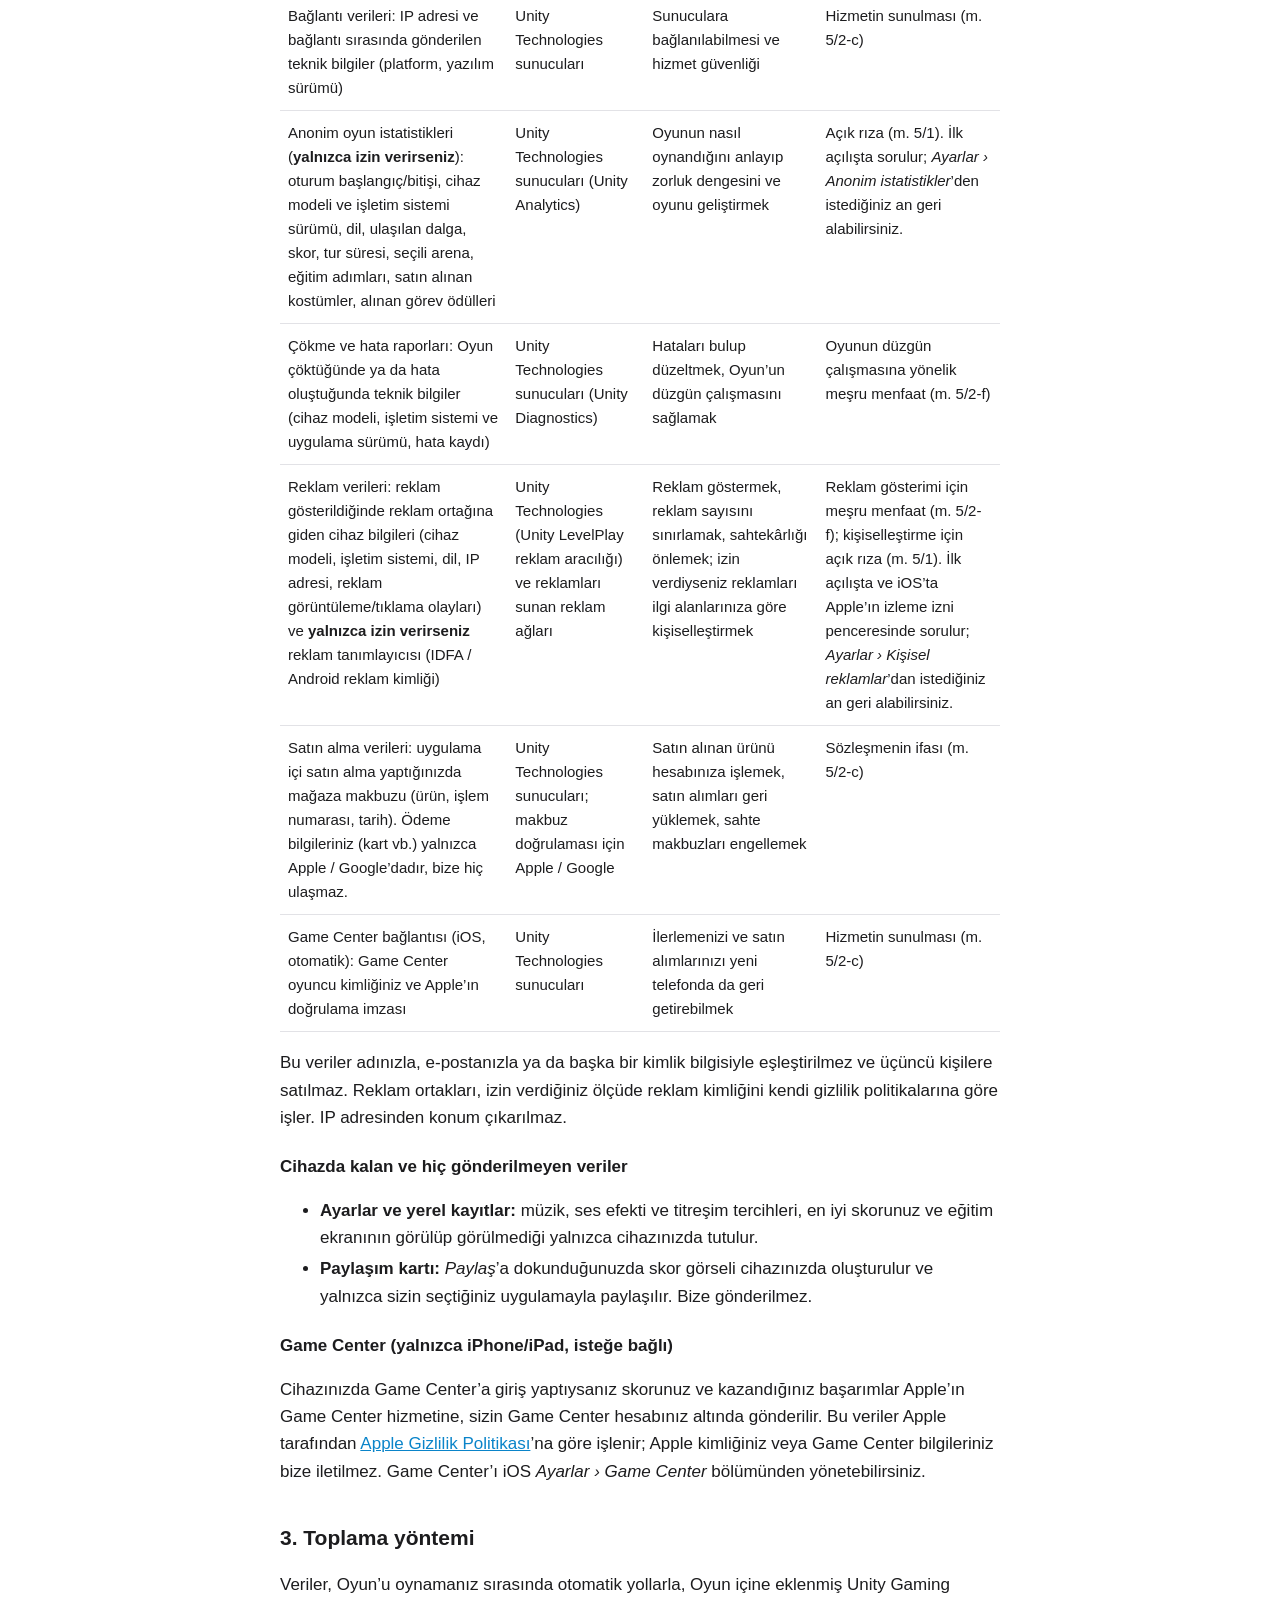
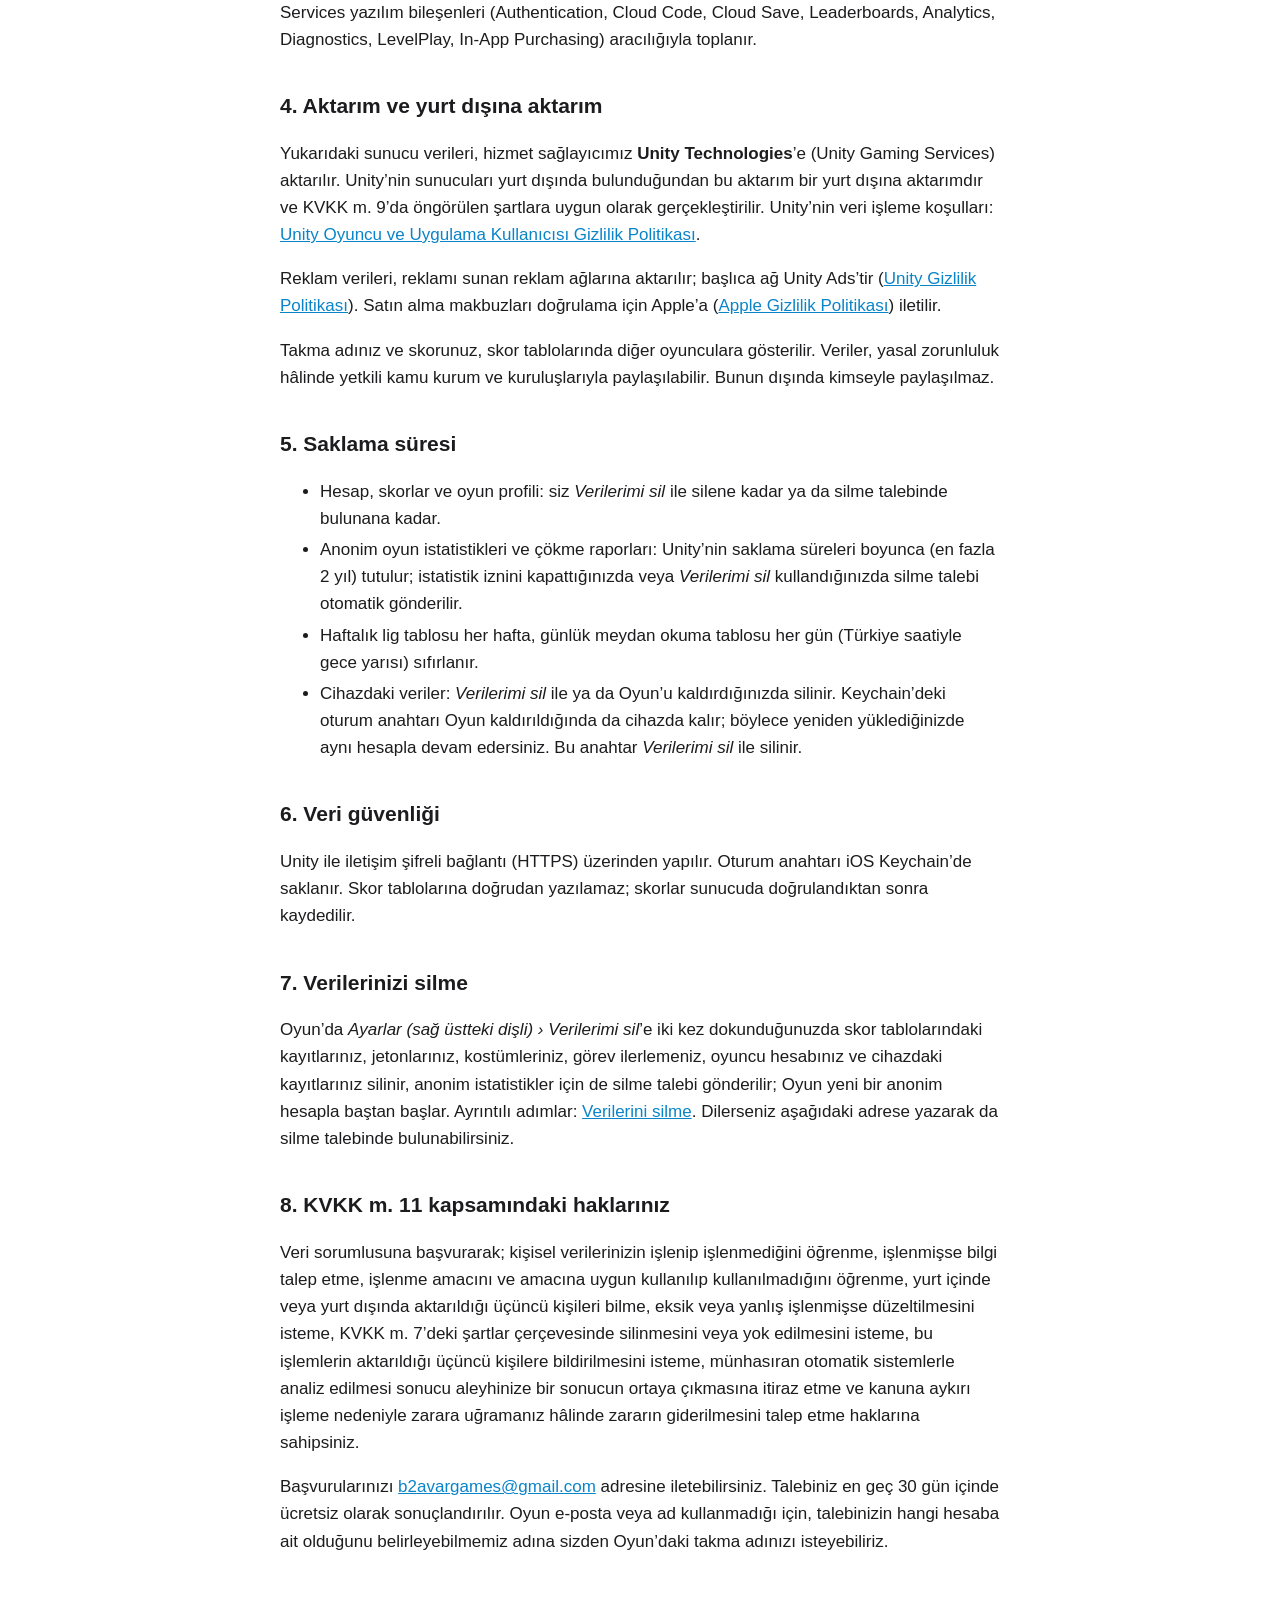
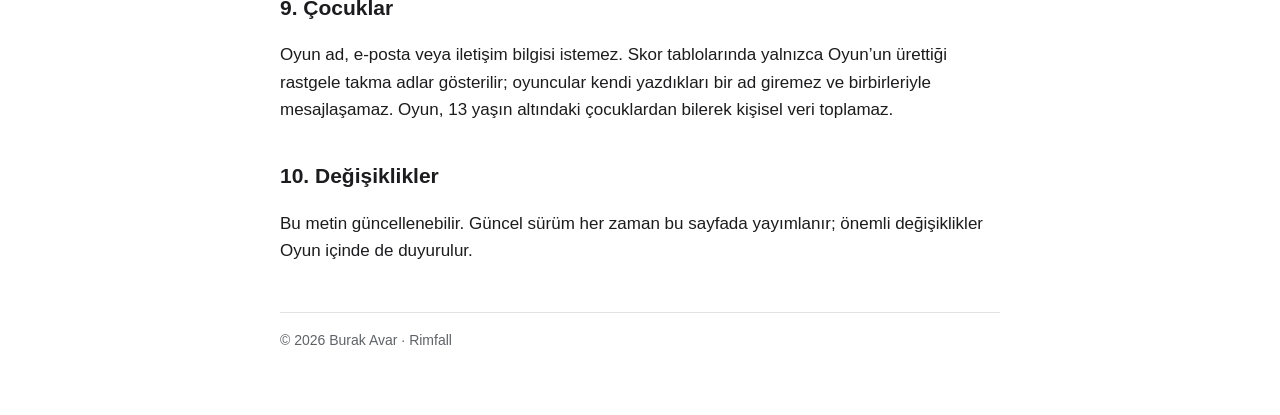
<file: tr.html>
<!DOCTYPE html>
<html lang="tr">
<head>
<meta charset="utf-8">
<meta name="viewport" content="width=device-width, initial-scale=1">
<title>Rimfall – Gizlilik Politikası ve KVKK Aydınlatma Metni</title>
<link rel="icon" href="icon.png">
<link rel="stylesheet" href="style.css">
</head>
<body>
<main>
<header>
  <div class="brand">Rimfall</div>
  <h1>Gizlilik Politikası ve KVKK Aydınlatma Metni</h1>
  <div class="meta">Yürürlük ve son güncelleme: 26 Eylül 2026</div>
  <div class="lang"><a href="en.html">English</a><a href="index.html">Ana sayfa</a></div>
</header>

<p>Bu metin, Rimfall mobil oyununu (“Oyun”) oynarken kişisel verilerinizin nasıl işlendiğini, 6698 sayılı Kişisel Verilerin Korunması Kanunu (“KVKK”) m. 10 kapsamındaki aydınlatma yükümlülüğü çerçevesinde açıklar.</p>

<div class="card">
  <strong>Kısaca:</strong> Adınızı, e-postanızı, telefon numaranızı ya da konumunuzu istemeyiz. Oyun sizin için rastgele bir oyuncu kimliği ve “GizliYunus” gibi rastgele bir takma ad oluşturur; skor tabloları, jetonlar ve kostümler bu anonim hesaba bağlıdır. Oyun ücretsizdir; isteğe bağlı ödüllü reklamlar, ara sıra kısa reklamlar ve isteğe bağlı uygulama içi satın almalarla ayakta kalır. Kişiselleştirilmiş reklam için ayrıca izin istenir; vermezseniz reklamlar kişiselleştirilmez. Verilerinizi satmayız. İzin verirseniz Oyun’u geliştirmek için anonim oyun istatistikleri gönderilir (bu izni <em>Ayarlar › Anonim istatistikler</em>’den istediğiniz an kapatabilirsiniz); hataları düzeltebilmek için anonim çökme raporları da gönderilir. Tüm verilerinizi <em>Ayarlar › Verilerimi sil</em> ile istediğiniz an silebilirsiniz.
</div>

<h2>1. Veri sorumlusu</h2>
<p>Burak Avar (Oyunun geliştiricisi)<br>
İletişim: <a href="mailto:b2avargames@gmail.com">b2avargames@gmail.com</a></p>

<h2>2. İşlenen veriler, amaçlar ve hukuki sebepler</h2>
<table>
  <tr><th>Veri</th><th>Nerede tutulur</th><th>Amaç</th><th>Hukuki sebep (KVKK m. 5)</th></tr>
  <tr>
    <td>Anonim oyuncu hesabı: rastgele üretilen oyuncu kimliği ve oturum anahtarı</td>
    <td>Unity Technologies sunucuları; oturum anahtarının bir kopyası cihazınızın iOS Keychain’inde</td>
    <td>Skorlarınızı ve oyun ilerlemenizi size ait tutmak; oyun silinip yeniden yüklendiğinde aynı hesabın geri gelmesi, bir cihazdan skor tablosuna tek oyuncu girmesi</td>
    <td>Hizmetin sunulması için zorunlu olması (m. 5/2-c)</td>
  </tr>
  <tr>
    <td>Takma ad (Oyun tarafından rastgele üretilir, <em>Yeni isim</em> ile değiştirilebilir)</td>
    <td>Unity Technologies sunucuları</td>
    <td>Skor tablolarında görünmek. Takma adınız ve skorunuz diğer oyunculara açık olarak gösterilir.</td>
    <td>Hizmetin sunulması (m. 5/2-c)</td>
  </tr>
  <tr>
    <td>Oyun verileri: skor, ulaşılan dalga, oyun süresi, düşürülen düşman ve boss zamanları, “kıl payı” anları, tur kimliği</td>
    <td>Unity Technologies sunucuları</td>
    <td>Skor tabloları (tüm zamanlar, haftalık lig, günlük meydan okuma), görev ilerlemesi ve hile koruması (skor sunucuda yeniden hesaplanarak doğrulanır)</td>
    <td>Hizmetin sunulması (m. 5/2-c) ve oyunun adil işlemesine yönelik meşru menfaat (m. 5/2-f)</td>
  </tr>
  <tr>
    <td>Oyun profili: jeton bakiyesi, sahip olunan ve takılı kostümler, günlük görevler, günlük ödül serisi</td>
    <td>Unity Technologies sunucuları; bir kopyası cihazınızda</td>
    <td>Oyun içi ilerlemenizi saklamak</td>
    <td>Hizmetin sunulması (m. 5/2-c)</td>
  </tr>
  <tr>
    <td>Bağlantı verileri: IP adresi ve bağlantı sırasında gönderilen teknik bilgiler (platform, yazılım sürümü)</td>
    <td>Unity Technologies sunucuları</td>
    <td>Sunuculara bağlanılabilmesi ve hizmet güvenliği</td>
    <td>Hizmetin sunulması (m. 5/2-c)</td>
  </tr>
  <tr>
    <td>Anonim oyun istatistikleri (<strong>yalnızca izin verirseniz</strong>): oturum başlangıç/bitişi, cihaz modeli ve işletim sistemi sürümü, dil, ulaşılan dalga, skor, tur süresi, seçili arena, eğitim adımları, satın alınan kostümler, alınan görev ödülleri</td>
    <td>Unity Technologies sunucuları (Unity Analytics)</td>
    <td>Oyunun nasıl oynandığını anlayıp zorluk dengesini ve oyunu geliştirmek</td>
    <td>Açık rıza (m. 5/1). İlk açılışta sorulur; <em>Ayarlar › Anonim istatistikler</em>’den istediğiniz an geri alabilirsiniz.</td>
  </tr>
  <tr>
    <td>Çökme ve hata raporları: Oyun çöktüğünde ya da hata oluştuğunda teknik bilgiler (cihaz modeli, işletim sistemi ve uygulama sürümü, hata kaydı)</td>
    <td>Unity Technologies sunucuları (Unity Diagnostics)</td>
    <td>Hataları bulup düzeltmek, Oyun’un düzgün çalışmasını sağlamak</td>
    <td>Oyunun düzgün çalışmasına yönelik meşru menfaat (m. 5/2-f)</td>
  </tr>
  <tr>
    <td>Reklam verileri: reklam gösterildiğinde reklam ortağına giden cihaz bilgileri (cihaz modeli, işletim sistemi, dil, IP adresi, reklam görüntüleme/tıklama olayları) ve <strong>yalnızca izin verirseniz</strong> reklam tanımlayıcısı (IDFA / Android reklam kimliği)</td>
    <td>Unity Technologies (Unity LevelPlay reklam aracılığı) ve reklamları sunan reklam ağları</td>
    <td>Reklam göstermek, reklam sayısını sınırlamak, sahtekârlığı önlemek; izin verdiyseniz reklamları ilgi alanlarınıza göre kişiselleştirmek</td>
    <td>Reklam gösterimi için meşru menfaat (m. 5/2-f); kişiselleştirme için açık rıza (m. 5/1). İlk açılışta ve iOS’ta Apple’ın izleme izni penceresinde sorulur; <em>Ayarlar › Kişisel reklamlar</em>’dan istediğiniz an geri alabilirsiniz.</td>
  </tr>
  <tr>
    <td>Satın alma verileri: uygulama içi satın alma yaptığınızda mağaza makbuzu (ürün, işlem numarası, tarih). Ödeme bilgileriniz (kart vb.) yalnızca Apple / Google’dadır, bize hiç ulaşmaz.</td>
    <td>Unity Technologies sunucuları; makbuz doğrulaması için Apple / Google</td>
    <td>Satın alınan ürünü hesabınıza işlemek, satın alımları geri yüklemek, sahte makbuzları engellemek</td>
    <td>Sözleşmenin ifası (m. 5/2-c)</td>
  </tr>
  <tr>
    <td>Game Center bağlantısı (iOS, otomatik): Game Center oyuncu kimliğiniz ve Apple’ın doğrulama imzası</td>
    <td>Unity Technologies sunucuları</td>
    <td>İlerlemenizi ve satın alımlarınızı yeni telefonda da geri getirebilmek</td>
    <td>Hizmetin sunulması (m. 5/2-c)</td>
  </tr>
</table>
<p>Bu veriler adınızla, e-postanızla ya da başka bir kimlik bilgisiyle eşleştirilmez ve üçüncü kişilere satılmaz. Reklam ortakları, izin verdiğiniz ölçüde reklam kimliğini kendi gizlilik politikalarına göre işler. IP adresinden konum çıkarılmaz.</p>

<h3>Cihazda kalan ve hiç gönderilmeyen veriler</h3>
<ul>
  <li><strong>Ayarlar ve yerel kayıtlar:</strong> müzik, ses efekti ve titreşim tercihleri, en iyi skorunuz ve eğitim ekranının görülüp görülmediği yalnızca cihazınızda tutulur.</li>
  <li><strong>Paylaşım kartı:</strong> <em>Paylaş</em>’a dokunduğunuzda skor görseli cihazınızda oluşturulur ve yalnızca sizin seçtiğiniz uygulamayla paylaşılır. Bize gönderilmez.</li>
</ul>

<h3>Game Center (yalnızca iPhone/iPad, isteğe bağlı)</h3>
<p>Cihazınızda Game Center’a giriş yaptıysanız skorunuz ve kazandığınız başarımlar Apple’ın Game Center hizmetine, sizin Game Center hesabınız altında gönderilir. Bu veriler Apple tarafından <a href="https://www.apple.com/legal/privacy/">Apple Gizlilik Politikası</a>’na göre işlenir; Apple kimliğiniz veya Game Center bilgileriniz bize iletilmez. Game Center’ı iOS <em>Ayarlar › Game Center</em> bölümünden yönetebilirsiniz.</p>

<h2>3. Toplama yöntemi</h2>
<p>Veriler, Oyun’u oynamanız sırasında otomatik yollarla, Oyun içine eklenmiş Unity Gaming Services yazılım bileşenleri (Authentication, Cloud Code, Cloud Save, Leaderboards, Analytics, Diagnostics, LevelPlay, In-App Purchasing) aracılığıyla toplanır.</p>

<h2>4. Aktarım ve yurt dışına aktarım</h2>
<p>Yukarıdaki sunucu verileri, hizmet sağlayıcımız <strong>Unity Technologies</strong>’e (Unity Gaming Services) aktarılır. Unity’nin sunucuları yurt dışında bulunduğundan bu aktarım bir yurt dışına aktarımdır ve KVKK m. 9’da öngörülen şartlara uygun olarak gerçekleştirilir. Unity’nin veri işleme koşulları: <a href="https://unity.com/legal/game-player-and-app-user-privacy-policy">Unity Oyuncu ve Uygulama Kullanıcısı Gizlilik Politikası</a>.</p>
<p>Reklam verileri, reklamı sunan reklam ağlarına aktarılır; başlıca ağ Unity Ads’tir (<a href="https://unity.com/legal/privacy-policy">Unity Gizlilik Politikası</a>). Satın alma makbuzları doğrulama için Apple’a (<a href="https://www.apple.com/legal/privacy/">Apple Gizlilik Politikası</a>) iletilir.</p>
<p>Takma adınız ve skorunuz, skor tablolarında diğer oyunculara gösterilir. Veriler, yasal zorunluluk hâlinde yetkili kamu kurum ve kuruluşlarıyla paylaşılabilir. Bunun dışında kimseyle paylaşılmaz.</p>

<h2>5. Saklama süresi</h2>
<ul>
  <li>Hesap, skorlar ve oyun profili: siz <em>Verilerimi sil</em> ile silene kadar ya da silme talebinde bulunana kadar.</li>
  <li>Anonim oyun istatistikleri ve çökme raporları: Unity’nin saklama süreleri boyunca (en fazla 2 yıl) tutulur; istatistik iznini kapattığınızda veya <em>Verilerimi sil</em> kullandığınızda silme talebi otomatik gönderilir.</li>
  <li>Haftalık lig tablosu her hafta, günlük meydan okuma tablosu her gün (Türkiye saatiyle gece yarısı) sıfırlanır.</li>
  <li>Cihazdaki veriler: <em>Verilerimi sil</em> ile ya da Oyun’u kaldırdığınızda silinir. Keychain’deki oturum anahtarı Oyun kaldırıldığında da cihazda kalır; böylece yeniden yüklediğinizde aynı hesapla devam edersiniz. Bu anahtar <em>Verilerimi sil</em> ile silinir.</li>
</ul>

<h2>6. Veri güvenliği</h2>
<p>Unity ile iletişim şifreli bağlantı (HTTPS) üzerinden yapılır. Oturum anahtarı iOS Keychain’de saklanır. Skor tablolarına doğrudan yazılamaz; skorlar sunucuda doğrulandıktan sonra kaydedilir.</p>

<h2>7. Verilerinizi silme</h2>
<p>Oyun’da <em>Ayarlar (sağ üstteki dişli) › Verilerimi sil</em>’e iki kez dokunduğunuzda skor tablolarındaki kayıtlarınız, jetonlarınız, kostümleriniz, görev ilerlemeniz, oyuncu hesabınız ve cihazdaki kayıtlarınız silinir, anonim istatistikler için de silme talebi gönderilir; Oyun yeni bir anonim hesapla baştan başlar. Ayrıntılı adımlar: <a href="delete.html">Verilerini silme</a>. Dilerseniz aşağıdaki adrese yazarak da silme talebinde bulunabilirsiniz.</p>

<h2>8. KVKK m. 11 kapsamındaki haklarınız</h2>
<p>Veri sorumlusuna başvurarak; kişisel verilerinizin işlenip işlenmediğini öğrenme, işlenmişse bilgi talep etme, işlenme amacını ve amacına uygun kullanılıp kullanılmadığını öğrenme, yurt içinde veya yurt dışında aktarıldığı üçüncü kişileri bilme, eksik veya yanlış işlenmişse düzeltilmesini isteme, KVKK m. 7’deki şartlar çerçevesinde silinmesini veya yok edilmesini isteme, bu işlemlerin aktarıldığı üçüncü kişilere bildirilmesini isteme, münhasıran otomatik sistemlerle analiz edilmesi sonucu aleyhinize bir sonucun ortaya çıkmasına itiraz etme ve kanuna aykırı işleme nedeniyle zarara uğramanız hâlinde zararın giderilmesini talep etme haklarına sahipsiniz.</p>
<p>Başvurularınızı <a href="mailto:b2avargames@gmail.com">b2avargames@gmail.com</a> adresine iletebilirsiniz. Talebiniz en geç 30 gün içinde ücretsiz olarak sonuçlandırılır. Oyun e-posta veya ad kullanmadığı için, talebinizin hangi hesaba ait olduğunu belirleyebilmemiz adına sizden Oyun’daki takma adınızı isteyebiliriz.</p>

<h2>9. Çocuklar</h2>
<p>Oyun ad, e-posta veya iletişim bilgisi istemez. Skor tablolarında yalnızca Oyun’un ürettiği rastgele takma adlar gösterilir; oyuncular kendi yazdıkları bir ad giremez ve birbirleriyle mesajlaşamaz. Oyun, 13 yaşın altındaki çocuklardan bilerek kişisel veri toplamaz.</p>

<h2>10. Değişiklikler</h2>
<p>Bu metin güncellenebilir. Güncel sürüm her zaman bu sayfada yayımlanır; önemli değişiklikler Oyun içinde de duyurulur.</p>

<footer>© 2026 Burak Avar · Rimfall</footer>
</main>
</body>
</html>
</file>
<file: style.css>
:root {
  --bg: #ffffff;
  --text: #1c1c1e;
  --muted: #5f6368;
  --accent: #0a84c9;
  --card: #f5f5f7;
  --line: #e2e2e6;
}
@media (prefers-color-scheme: dark) {
  :root {
    --bg: #0f1020;
    --text: #ededf2;
    --muted: #a0a3aa;
    --accent: #4fd8ff;
    --card: #1a1c33;
    --line: #2a2d4a;
  }
}
* { box-sizing: border-box; }
body {
  margin: 0;
  background: var(--bg);
  color: var(--text);
  font: 17px/1.6 -apple-system, BlinkMacSystemFont, "Segoe UI", Roboto, Helvetica, Arial, sans-serif;
}
main { max-width: 760px; margin: 0 auto; padding: 32px 20px 64px; }
header { margin-bottom: 28px; }
.brand { color: var(--accent); font-weight: 700; font-size: 15px; letter-spacing: .06em; text-transform: uppercase; }
h1 { font-size: 30px; line-height: 1.25; margin: 6px 0 8px; }
h2 { font-size: 21px; margin: 36px 0 10px; }
h3 { font-size: 17px; margin: 22px 0 6px; }
p, li { color: var(--text); }
.meta { color: var(--muted); font-size: 15px; }
.lang { margin-top: 10px; font-size: 15px; }
.lang a { color: var(--accent); text-decoration: none; margin-right: 14px; }
.card { background: var(--card); border: 1px solid var(--line); border-radius: 14px; padding: 16px 18px; margin: 16px 0; }
table { width: 100%; border-collapse: collapse; margin: 12px 0; font-size: 15px; }
th, td { text-align: left; vertical-align: top; padding: 10px 8px; border-bottom: 1px solid var(--line); }
th { color: var(--muted); font-weight: 600; }
a { color: var(--accent); }
footer { margin-top: 48px; color: var(--muted); font-size: 14px; border-top: 1px solid var(--line); padding-top: 16px; }
.choice { display: block; background: var(--card); border: 1px solid var(--line); border-radius: 14px; padding: 18px 20px; margin: 12px 0; text-decoration: none; color: var(--text); font-weight: 600; }
.choice span { display: block; color: var(--muted); font-weight: 400; font-size: 15px; }
.hero { display: flex; align-items: center; gap: 14px; }
.hero img { width: 64px; height: 64px; border-radius: 15px; }
ol li, ul li { margin: 4px 0; }
</file>
